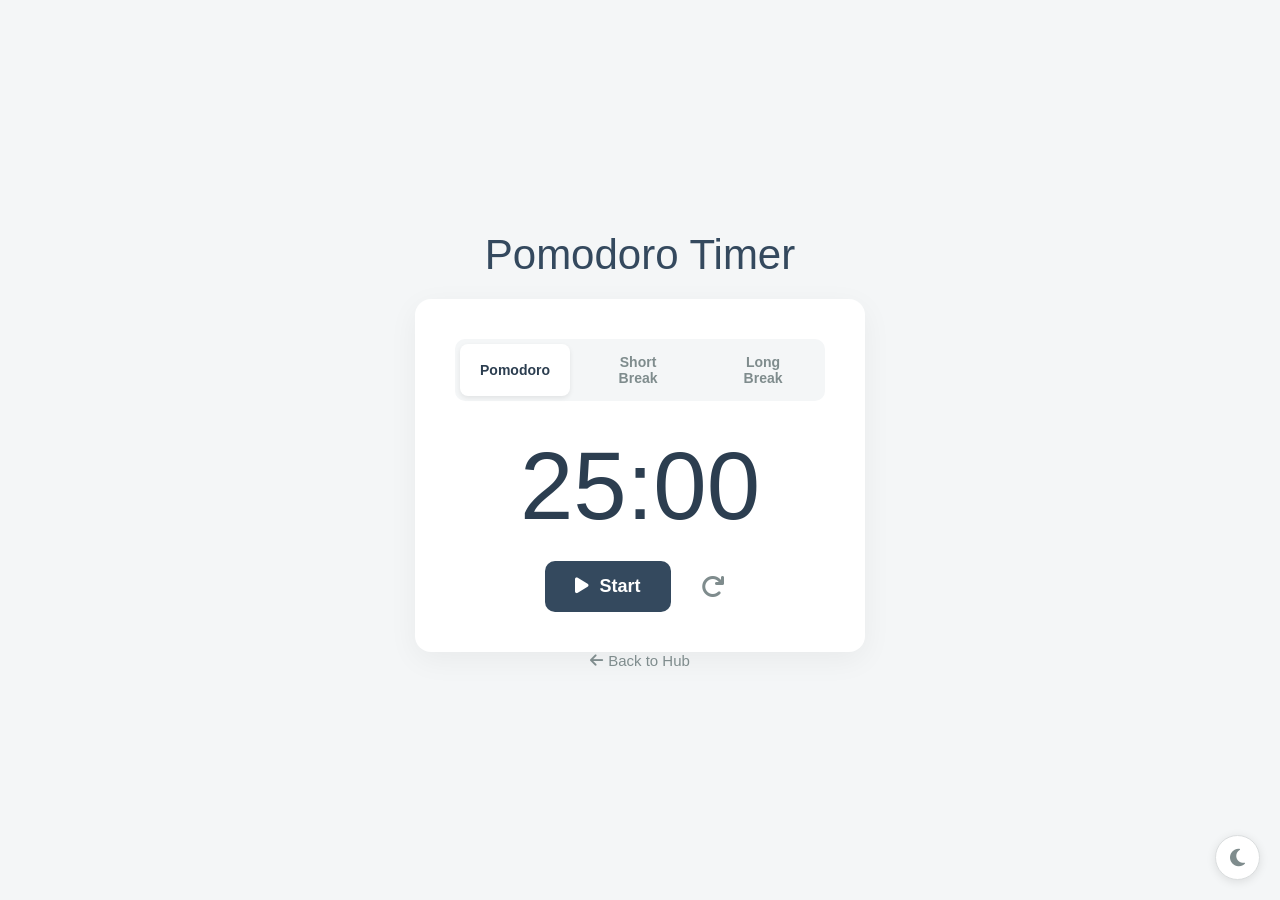
<file: templates/pomodoro.html>
<!DOCTYPE html>
<html lang="de">
<head>
    <meta charset="UTF-8">
    <meta name="viewport" content="width=device-width, initial-scale=1.0">
    <title>Pomodoro Timer</title>
    <link rel="stylesheet" href="https://cdnjs.cloudflare.com/ajax/libs/font-awesome/6.1.1/css/all.min.css">
    <style>
        :root {
            --primary: #34495e;
            --light-bg: #f4f6f7;
            --widget-bg: #ffffff;
            --border: #daddde;
            --text: #2c3e50;
            --text-muted: #7f8c8d;
            --break-bg: #f0f9f4;
            --break-accent: #2ecc71;
        }
        html.dark-mode {
            --primary: #95a5a6;
            --light-bg: #2c3e50;
            --widget-bg: #34495e;
            --border: #4a627a;
            --text: #ecf0f1;
            --text-muted: #95a5a6;
            --break-bg: #2d4237;
            --break-accent: #2ecc71;
        }
        * { box-sizing: border-box; margin: 0; padding: 0; font-family: -apple-system, BlinkMacSystemFont, 'Segoe UI', Roboto, Helvetica, Arial, sans-serif; }
        body { color: var(--text); background-color: var(--light-bg); display: flex; flex-direction: column; justify-content: center; align-items: center; min-height: 100vh; transition: background-color 0.5s ease, color 0.5s ease; }
        body.break-active { background-color: var(--break-bg); }
        .container { max-width: 900px; margin: auto; padding: 40px 20px; text-align: center; width: 100%; }
        h1 { margin-bottom: 20px; color: var(--primary); font-weight: 300; font-size: 42px; }
        .pomodoro-widget { background-color: var(--widget-bg); border-radius: 16px; box-shadow: 0 8px 30px rgba(0,0,0, 0.05); padding: 40px; max-width: 450px; width: 100%; margin: 0 auto; display: flex; flex-direction: column; align-items: center; }
        .mode-buttons { display: flex; gap: 10px; background-color: var(--light-bg); padding: 5px; border-radius: 10px; margin-bottom: 30px; }
        .mode-btn { background: none; border: none; padding: 10px 20px; border-radius: 8px; font-size: 14px; font-weight: 600; color: var(--text-muted); cursor: pointer; transition: all 0.2s ease; -webkit-tap-highlight-color: transparent; }
        .mode-btn.active { background-color: var(--widget-bg); color: var(--text); box-shadow: 0 2px 5px rgba(0,0,0,0.08); }
        #timer-display { font-size: 96px; font-weight: 200; margin-bottom: 20px; color: var(--text); }
        .controls { display: flex; gap: 20px; align-items: center; }
        .control-btn { background-color: var(--primary); color: var(--widget-bg); border: none; border-radius: 10px; padding: 15px 30px; font-size: 18px; font-weight: 600; cursor: pointer; transition: background-color 0.2s ease; display: flex; align-items: center; gap: 10px; -webkit-tap-highlight-color: transparent; }
        .control-btn:hover { background-color: #516a83; }
        html.dark-mode .control-btn:hover { background-color: #bdc3c7; }
        #reset-btn { background: none; color: var(--text-muted); font-size: 24px; padding: 10px; } #reset-btn:hover { color: var(--text); }
        .back-to-hub { margin-top: 40px; color: var(--text-muted); text-decoration: none; font-size: 15px; transition: color 0.2s ease; } .back-to-hub:hover { color: var(--primary); text-decoration: underline; } .back-to-hub i { margin-right: 5px; }
        .theme-toggle-btn { position: fixed; bottom: 20px; right: 20px; background-color: var(--widget-bg); color: var(--text-muted); border: 1px solid var(--border); width: 45px; height: 45px; border-radius: 50%; font-size: 20px; cursor: pointer; display: flex; justify-content: center; align-items: center; box-shadow: 0 2px 10px rgba(0,0,0,0.1); z-index: 1200; -webkit-tap-highlight-color: transparent; }
        .theme-toggle-btn .fa-sun { display: none; } html.dark-mode .theme-toggle-btn .fa-sun { display: block; } html.dark-mode .theme-toggle-btn .fa-moon { display: none; }
    </style>
    <script>
        (function() { const theme = localStorage.getItem('theme'); if (theme === 'dark' || (!theme && window.matchMedia('(prefers-color-scheme: dark)').matches)) { document.documentElement.classList.add('dark-mode'); } })();
    </script>
</head>
<body>
    <div class="container">
        <h1>Pomodoro Timer</h1>
        <div class="pomodoro-widget">
            <div class="mode-buttons">
                <button class="mode-btn active" data-mode="work">Pomodoro</button>
                <button class="mode-btn" data-mode="shortBreak">Short Break</button>
                <button class="mode-btn" data-mode="longBreak">Long Break</button>
            </div>
            <div id="timer-display">25:00</div>
            <div class="controls">
                <button class="control-btn" id="start-pause-btn"><i class="fas fa-play"></i><span>Start</span></button>
                <button class="control-btn" id="reset-btn" aria-label="Reset Timer"><i class="fas fa-redo"></i></button>
            </div>
        </div>
        <a href="/" class="back-to-hub"><i class="fas fa-arrow-left"></i>Back to Hub</a>
    </div>
    <audio id="alarm-sound" src="https://cdn.freesound.org/previews/215/215783_3242779-lq.mp3" preload="auto"></audio>
    <button class="theme-toggle-btn" id="theme-toggle" aria-label="Toggle theme"><i class="fas fa-moon"></i><i class="fas fa-sun"></i></button>
    <script>
        // JS is identical to previous version, no changes needed for theme logic
        document.addEventListener('DOMContentLoaded', () => {
            const themeToggleBtn = document.getElementById('theme-toggle'); themeToggleBtn.addEventListener('click', () => { document.documentElement.classList.toggle('dark-mode'); localStorage.setItem('theme', document.documentElement.classList.contains('dark-mode') ? 'dark' : 'light'); });
            const timerDisplay = document.getElementById('timer-display'); const startPauseBtn = document.getElementById('start-pause-btn'); const resetBtn = document.getElementById('reset-btn'); const modeButtons = document.querySelectorAll('.mode-btn'); const alarmSound = document.getElementById('alarm-sound'); const body = document.body;
            const pomodoroDurations = { work: 25 * 60, shortBreak: 5 * 60, longBreak: 15 * 60, }; let timerId = null; let isRunning = false; let currentMode = 'work'; let timeRemaining = pomodoroDurations.work;
            function updateDisplay() { const minutes = Math.floor(timeRemaining / 60).toString().padStart(2, '0'); const seconds = (timeRemaining % 60).toString().padStart(2, '0'); const timeString = `${minutes}:${seconds}`; timerDisplay.textContent = timeString; document.title = `${timeString} - Pomodoro`; }
            function switchMode(mode) { currentMode = mode; timeRemaining = pomodoroDurations[mode]; modeButtons.forEach(btn => { btn.classList.toggle('active', btn.dataset.mode === mode); }); body.classList.toggle('break-active', mode.includes('Break')); resetTimer(); }
            function startTimer() { if (isRunning) return; isRunning = true; startPauseBtn.innerHTML = '<i class="fas fa-pause"></i><span>Pause</span>'; timerId = setInterval(() => { timeRemaining--; updateDisplay(); if (timeRemaining <= 0) { clearInterval(timerId); alarmSound.play(); if (currentMode === 'work') { switchMode('shortBreak'); } else { switchMode('work'); } } }, 1000); }
            function pauseTimer() { if (!isRunning) return; isRunning = false; clearInterval(timerId); startPauseBtn.innerHTML = '<i class="fas fa-play"></i><span>Start</span>'; }
            function resetTimer() { pauseTimer(); timeRemaining = pomodoroDurations[currentMode]; updateDisplay(); }
            startPauseBtn.addEventListener('click', () => { if (isRunning) { pauseTimer(); } else { startTimer(); } }); resetBtn.addEventListener('click', resetTimer);
            modeButtons.forEach(button => { button.addEventListener('click', () => { switchMode(button.dataset.mode); }); }); updateDisplay();
        });
    </script>
</body>
</html>
</file>
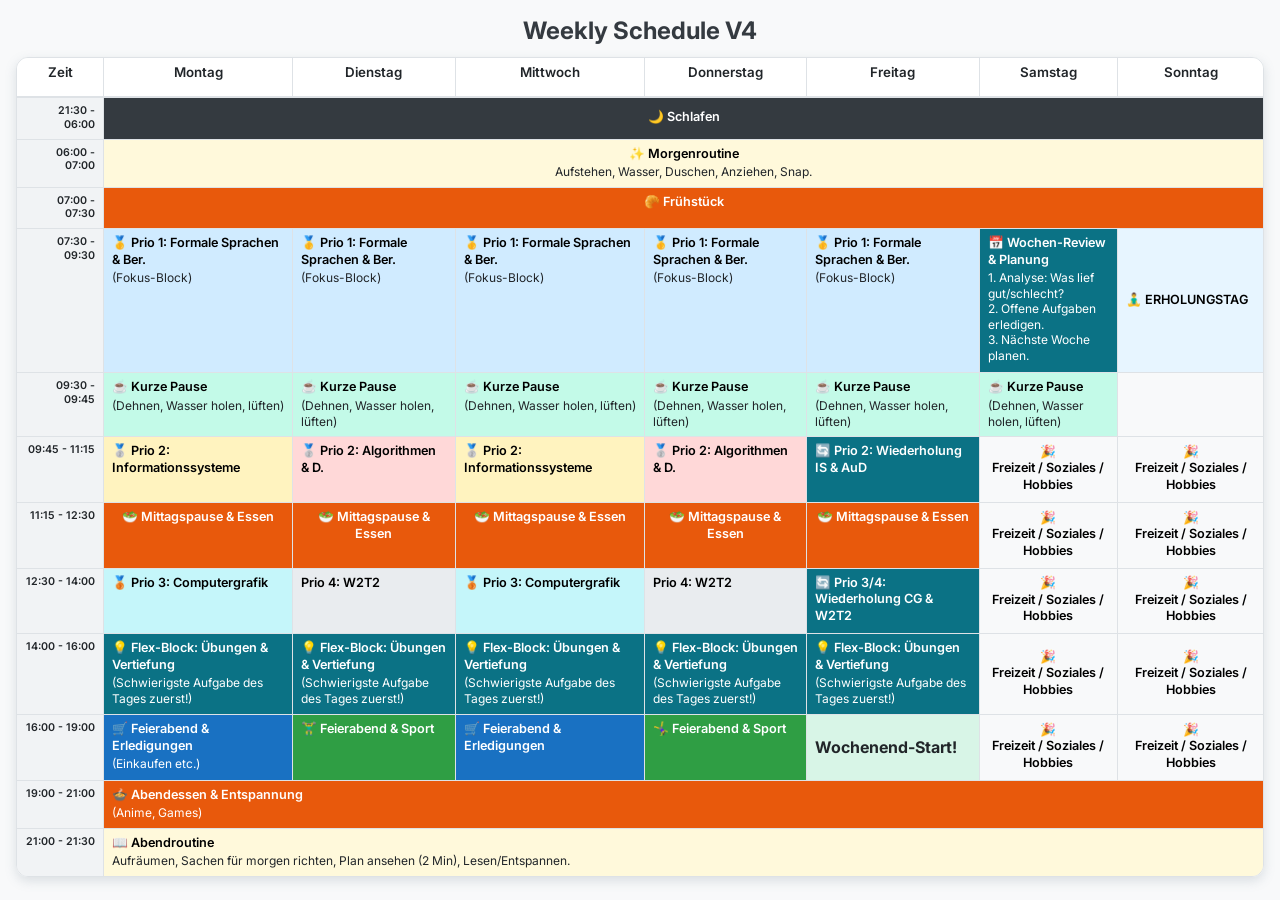
<file: templates/weekly_planner.html>
<!DOCTYPE html>
<html lang="de-DE">
<head>
    <meta charset="UTF-8">
    <meta name="viewport" content="width=device-width, initial-scale=1.0">
    <title>Wochenplan V4 - Optimiert</title>
    
    <link rel="preconnect" href="https://fonts.googleapis.com">
    <link rel="preconnect" href="https://fonts.gstatic.com" crossorigin>
    <link href="https://fonts.googleapis.com/css2?family=Inter:wght@400;600;700&display=swap" rel="stylesheet">

<style>
    /* --- General & Layout --- */
    :root {
        /* Base Colors */
        --border-color: #dee2e6;
        --shadow-color: rgba(101, 119, 134, 0.2);
        --shadow-hover-color: rgba(101, 119, 134, 0.4);
        --text-light: #ffffff;
        --text-dark: #212529;

        /* --- NEW High-Contrast Activity Palette --- */
        --color-sleep: #343a40;      /* Dark Gray - Good for Rest */
        --color-routine: #fff9db;    /* Light Yellow */
        --color-meal: #E8590C;       /* Rich, warm orange */
        --color-break: #c3fae8;      /* Light Mint Green */
        --color-review: #0B7285;     /* Deep Teal */
        --color-sport: #2F9E44;      /* Rich Green */
        --color-errands: #1971C2;    /* Strong Blue */
        --color-freetime-text: #495057; /* Darker grey text for freetime */
    }

    * { margin: 0; padding: 0; box-sizing: border-box; }

    body {
        font-family: 'Inter', 'Liberation Sans', Arial, sans-serif;
        background-color: #f8f9fa;
        color: var(--text-dark);
        padding: 1rem;
        height: 100vh;
        overflow: hidden;
    }
    
    h1 {
        text-align: center;
        margin-bottom: 0.75rem;
        color: #343a40;
        font-weight: 700;
        font-size: 1.5rem;
    }

    table {
        width: 100%;
        height: calc(100vh - 5rem);
        border-collapse: separate; /* Changed for border-radius */
        border-spacing: 0;
        border: 1px solid var(--border-color);
        border-radius: 12px;
        overflow: hidden; /* Clips children to the border-radius */
        box-shadow: 0 4px 12px var(--shadow-color);
    }

    td, th {
        vertical-align: top;
        font-size: 9pt;
        border-bottom: 1px solid var(--border-color);
        border-right: 1px solid var(--border-color);
        padding: 6px 8px;
        transition: transform 0.2s ease-in-out, box-shadow 0.2s ease-in-out;
    }
    
    td:hover {
        transform: translateY(-2px);
        box-shadow: 0 6px 16px var(--shadow-hover-color);
        z-index: 10;
        position: relative;
    }

    th:last-child, td:last-child { border-right: none; }
    tbody tr:last-child td { border-bottom: none; }

    p { white-space: normal; line-height: 1.3; }
    p b { font-weight: 600; display: block; margin-bottom: 2px; font-size: 9.5pt; color: #000; }
    
    /* --- Header & Time Column --- */
    thead th {
        position: -webkit-sticky; /* For Safari */
        position: sticky;
        top: 0;
        z-index: 20;
        font-weight: 600;
        text-align: center;
        background-color: #ffffff;
        border-bottom: 2px solid var(--border-color);
        font-size: 10pt;
        height: 40px;
    }

    .time-cell {
        text-align: right;
        font-weight: 600;
        background-color: #f1f3f5;
        font-size: 8pt;
        width: 7%;
    }
    .time-cell:hover {
        transform: none; /* Disable hover effect for time cells */
        box-shadow: none;
    }
    
    /* --- Activity Type Styles (Using NEW Palette) --- */
    .cell-sleep { background-color: var(--color-sleep); }
    .cell-routine { background-color: var(--color-routine); }
    .cell-meal { background-color: var(--color-meal); }
    .cell-break { background-color: var(--color-break); }
    .cell-review { background-color: var(--color-review); }
    .cell-sport { background-color: var(--color-sport); }
    .cell-errands { background-color: var(--color-errands); }
    .cell-freetime { background-color:#f8f9fa; color: var(--color-freetime-text); text-align: center; }
    
    /* Utility class for light text on dark backgrounds */
    .text-light { color: var(--text-light); }
    .text-light p b { color: var(--text-light); }
    
    /* Subject Specific Styles (Pastels with good contrast - no change needed) */
    .cell-p1-fsb { background-color: #d0ebff; } /* Prio 1 */
    .cell-p2-is { background-color: #fff3bf; }  /* Prio 2a */
    .cell-p2-aud { background-color: #ffd8d8; } /* Prio 2b */
    .cell-p3-cg { background-color: #c5f6fa; }  /* Prio 3 */
    .cell-p4-w2t2 { background-color: #e9ecef; } /* Prio 4 */

    /* Special Cell Styling */
    .erholungstag { vertical-align: middle; font-size: 1.1rem; font-weight: 700; background-color: #e7f5ff; }
    .wochenend-start { font-weight:bold; vertical-align:middle; font-size: 1rem; background-color: #d8f5e7; }

    /* --- Mobile & Responsive Design --- */
    @media screen and (max-width: 768px) {
        body { 
            padding: 0.5rem;
            overflow: hidden;
            height: 100vh;
            display: flex;
            flex-direction: column;
        }
        h1 { font-size: 1.1rem; margin-bottom: 0.5rem; text-align: center; flex-shrink: 0; }
        .mobile-nav { display: flex; justify-content: center; margin-bottom: 0.5rem; gap: 0.5rem; flex-wrap: wrap; flex-shrink: 0; }
        .day-btn { padding: 0.4rem 0.8rem; border: 2px solid var(--border-color); background: white; border-radius: 8px; cursor: pointer; font-size: 0.85rem; font-weight: 600; transition: all 0.2s ease; }
        .day-btn.active { background: #007bff; color: white; border-color: #007bff; }
        .day-btn:hover { background: #f8f9fa; }
        .day-btn.active:hover { background: #0056b3; }
        
        table { flex: 1; min-height: 0; border-radius: 8px; overflow: hidden; display: flex; flex-direction: column; }
        table thead { flex-shrink: 0; display: block; position: sticky; top: 0; z-index: 20; background: white; }
        
        /* --- MODIFICATION 1 --- */
        table tbody { 
            flex: 1; 
            overflow-y: auto; 
            display: flex; /* Changed from 'block' */
            flex-direction: column; /* Added */
        }
        
        /* --- MODIFICATION 2 --- */
        table tr { 
            display: flex; 
            width: 100%; 
            flex: 1; /* Added to make rows fill available space */
        }

        .time-cell { width: 25%; font-size: 0.75rem; }
        .day-column { display: none; } /* Hide all day columns initially */
        .day-column.active { display: table-cell; width: 75%; } /* Show only active day */
        .day-column[data-day="all"] { display: table-cell !important; width: 75%; } /* Always show 'all' columns */
        td, th { padding: 0.5rem; font-size: 0.8rem; }
        p { line-height: 1.2; }
        p b { font-size: 0.85rem; margin-bottom: 0.25rem; }
        thead th { font-size: 0.9rem; height: auto; padding: 0.75rem 0.5rem; }
        .erholungstag, .wochenend-start { font-size: 0.9rem; }
        td:hover { transform: none; box-shadow: none; }
    }

    @media screen and (min-width: 769px) and (max-height: 800px) {
        body { padding: 0.5rem; }
        h1 { font-size: 1.25rem; margin-bottom: 0.5rem; }
        table { height: calc(100vh - 3.5rem); }
        td, th { padding: 4px 6px; font-size: 8pt; }
        p b { font-size: 8.5pt; margin-bottom: 1px; }
        .time-cell { font-size: 7pt; }
        thead th { font-size: 9pt; height: 35px; }
        .erholungstag { font-size: 1rem; }
        .wochenend-start { font-size: 0.9rem; }
        .mobile-nav { display: none; }
    }

    @media screen and (max-height: 700px) {
        body { padding: 0.25rem; }
        h1 { font-size: 1.1rem; margin-bottom: 0.25rem; }
        table { height: calc(100vh - 2.5rem); }
        td, th { padding: 3px 4px; font-size: 7pt; }
        p { line-height: 1.2; }
        p b { font-size: 7.5pt; }
        .time-cell { font-size: 6pt; }
        thead th { font-size: 8pt; height: 30px; }
        .erholungstag { font-size: 0.9rem; }
        .wochenend-start { font-size: 0.8rem; }
        .mobile-nav { display: none; }
    }
    
    @media screen and (min-width: 769px) {
        .mobile-nav { display: none; }
    }
</style>
</head>

<body>

<h1>Weekly Schedule V4</h1>

<!-- Mobile Navigation - only visible on mobile -->
<div class="mobile-nav">
    <button class="day-btn" data-day="1">Mo</button>
    <button class="day-btn" data-day="2">Di</button>
    <button class="day-btn" data-day="3">Mi</button>
    <button class="day-btn" data-day="4">Do</button>
    <button class="day-btn" data-day="5">Fr</button>
    <button class="day-btn" data-day="6">Sa</button>
    <button class="day-btn" data-day="0">So</button>
</div>

<table>
    <thead>
        <tr>
            <th class="header-cell">Zeit</th>
            <th class="header-cell day-column" data-day="1">Montag</th>
            <th class="header-cell day-column" data-day="2">Dienstag</th>
            <th class="header-cell day-column" data-day="3">Mittwoch</th>
            <th class="header-cell day-column" data-day="4">Donnerstag</th>
            <th class="header-cell day-column" data-day="5">Freitag</th>
            <th class="header-cell day-column" data-day="6">Samstag</th>
            <th class="header-cell day-column" data-day="0">Sonntag</th>
        </tr>
    </thead>
    <tbody>
        <tr>
            <td class="time-cell"><p>21:30 - 06:00</p></td>
            <td colspan="7" class="cell-sleep text-light day-column" data-day="all" style="text-align: center; vertical-align: middle;"><p><b>🌙 Schlafen</b></p></td>
        </tr>
        <tr>
            <td class="time-cell"><p>06:00 - 07:00</p></td>
            <td colspan="7" class="cell-routine day-column" data-day="all" style="text-align: center; vertical-align: middle;"><p><b>✨ Morgenroutine</b>Aufstehen, Wasser, Duschen, Anziehen, Snap.</p></td>

        </tr>
        <tr>
            <td class="time-cell"><p>07:00 - 07:30</p></td>
            <td colspan="7" class="cell-meal text-light day-column" data-day="all" style="text-align:center;"><p><b>🥐 Frühstück</b></p></td>
        </tr>
        <tr>
            <td class="time-cell"><p>07:30 - 09:30</p></td>
            <td class="cell-p1-fsb day-column" data-day="1"><p><b>🥇 Prio 1: Formale Sprachen & Ber.</b>(Fokus-Block)</p></td>
            <td class="cell-p1-fsb day-column" data-day="2"><p><b>🥇 Prio 1: Formale Sprachen & Ber.</b>(Fokus-Block)</p></td>
            <td class="cell-p1-fsb day-column" data-day="3"><p><b>🥇 Prio 1: Formale Sprachen & Ber.</b>(Fokus-Block)</p></td>
            <td class="cell-p1-fsb day-column" data-day="4"><p><b>🥇 Prio 1: Formale Sprachen & Ber.</b>(Fokus-Block)</p></td>
            <td class="cell-p1-fsb day-column" data-day="5"><p><b>🥇 Prio 1: Formale Sprachen & Ber.</b>(Fokus-Block)</p></td>
            <td class="cell-review text-light day-column" data-day="6"><p><b>📅 Wochen-Review & Planung</b>1. Analyse: Was lief gut/schlecht?<br/>2. Offene Aufgaben erledigen.<br/>3. Nächste Woche planen.</p></td>
            <td class="erholungstag day-column" data-day="0"><p><b>🧘‍♂️ ERHOLUNGSTAG</b></p></td>
        </tr>
        <tr>
            <td class="time-cell"><p>09:30 - 09:45</p></td>
            <td class="cell-break day-column" data-day="1"><p><b>☕ Kurze Pause</b>(Dehnen, Wasser holen, lüften)</p></td>
            <td class="cell-break day-column" data-day="2"><p><b>☕ Kurze Pause</b>(Dehnen, Wasser holen, lüften)</p></td>
            <td class="cell-break day-column" data-day="3"><p><b>☕ Kurze Pause</b>(Dehnen, Wasser holen, lüften)</p></td>
            <td class="cell-break day-column" data-day="4"><p><b>☕ Kurze Pause</b>(Dehnen, Wasser holen, lüften)</p></td>
            <td class="cell-break day-column" data-day="5"><p><b>☕ Kurze Pause</b>(Dehnen, Wasser holen, lüften)</p></td>
            <td class="cell-break day-column" data-day="6"><p><b>☕ Kurze Pause</b>(Dehnen, Wasser holen, lüften)</p></td>
            <td class="cell-freetime day-column" data-day="0"></td>
        </tr>
        <tr>
            <td class="time-cell"><p>09:45 - 11:15</p></td>
            <td class="cell-p2-is day-column" data-day="1"><p><b>🥈 Prio 2: Informationssysteme</b></p></td>
            <td class="cell-p2-aud day-column" data-day="2"><p><b>🥈 Prio 2: Algorithmen & D.</b></p></td>
            <td class="cell-p2-is day-column" data-day="3"><p><b>🥈 Prio 2: Informationssysteme</b></p></td>
            <td class="cell-p2-aud day-column" data-day="4"><p><b>🥈 Prio 2: Algorithmen & D.</b></p></td>
            <td class="cell-review text-light day-column" data-day="5"><p><b>🔄 Prio 2: Wiederholung IS & AuD</b></p></td>
            <td class="cell-freetime day-column" data-day="6" style="vertical-align: middle; font-size: 1.2rem;"><p><b>🎉<br/>Freizeit / Soziales / Hobbies</b></p></td>
            <td class="cell-freetime day-column" data-day="0" style="vertical-align: middle; font-size: 1.2rem;"><p><b>🎉<br/>Freizeit / Soziales / Hobbies</b></p></td>
        </tr>
        <tr>
            <td class="time-cell"><p>11:15 - 12:30</p></td>
            <td class="cell-meal text-light day-column" data-day="1" style="text-align:center;"><p><b>🥗 Mittagspause & Essen</b></p></td>
            <td class="cell-meal text-light day-column" data-day="2" style="text-align:center;"><p><b>🥗 Mittagspause & Essen</b></p></td>
            <td class="cell-meal text-light day-column" data-day="3" style="text-align:center;"><p><b>🥗 Mittagspause & Essen</b></p></td>
            <td class="cell-meal text-light day-column" data-day="4" style="text-align:center;"><p><b>🥗 Mittagspause & Essen</b></p></td>
            <td class="cell-meal text-light day-column" data-day="5" style="text-align:center;"><p><b>🥗 Mittagspause & Essen</b></p></td>
            <td class="cell-freetime day-column" data-day="6" style="vertical-align: middle; font-size: 1.2rem;"><p><b>🎉<br/>Freizeit / Soziales / Hobbies</b></p></td>
            <td class="cell-freetime day-column" data-day="0" style="vertical-align: middle; font-size: 1.2rem;"><p><b>🎉<br/>Freizeit / Soziales / Hobbies</b></p></td>
        </tr>
        <tr>
            <td class="time-cell"><p>12:30 - 14:00</p></td>
            <td class="cell-p3-cg day-column" data-day="1"><p><b>🥉 Prio 3: Computergrafik</b></p></td>
            <td class="cell-p4-w2t2 day-column" data-day="2"><p><b>Prio 4: W2T2</b></p></td>
            <td class="cell-p3-cg day-column" data-day="3"><p><b>🥉 Prio 3: Computergrafik</b></p></td>
            <td class="cell-p4-w2t2 day-column" data-day="4"><p><b>Prio 4: W2T2</b></p></td>
            <td class="cell-review text-light day-column" data-day="5"><p><b>🔄 Prio 3/4: Wiederholung CG & W2T2</b></p></td>
            <td class="cell-freetime day-column" data-day="6" style="vertical-align: middle; font-size: 1.2rem;"><p><b>🎉<br/>Freizeit / Soziales / Hobbies</b></p></td>
            <td class="cell-freetime day-column" data-day="0" style="vertical-align: middle; font-size: 1.2rem;"><p><b>🎉<br/>Freizeit / Soziales / Hobbies</b></p></td>
        </tr>
        <tr>
            <td class="time-cell"><p>14:00 - 16:00</p></td>
            <td class="cell-review text-light day-column" data-day="1"><p><b>💡 Flex-Block: Übungen & Vertiefung</b>(Schwierigste Aufgabe des Tages zuerst!)</p></td>
            <td class="cell-review text-light day-column" data-day="2"><p><b>💡 Flex-Block: Übungen & Vertiefung</b>(Schwierigste Aufgabe des Tages zuerst!)</p></td>
            <td class="cell-review text-light day-column" data-day="3"><p><b>💡 Flex-Block: Übungen & Vertiefung</b>(Schwierigste Aufgabe des Tages zuerst!)</p></td>
            <td class="cell-review text-light day-column" data-day="4"><p><b>💡 Flex-Block: Übungen & Vertiefung</b>(Schwierigste Aufgabe des Tages zuerst!)</p></td>
            <td class="cell-review text-light day-column" data-day="5"><p><b>💡 Flex-Block: Übungen & Vertiefung</b>(Schwierigste Aufgabe des Tages zuerst!)</p></td>
            <td class="cell-freetime day-column" data-day="6" style="vertical-align: middle; font-size: 1.2rem;"><p><b>🎉<br/>Freizeit / Soziales / Hobbies</b></p></td>
            <td class="cell-freetime day-column" data-day="0" style="vertical-align: middle; font-size: 1.2rem;"><p><b>🎉<br/>Freizeit / Soziales / Hobbies</b></p></td>
        </tr>
        <tr>
            <td class="time-cell"><p>16:00 - 19:00</p></td>
            <td class="cell-errands text-light day-column" data-day="1"><p><b>🛒 Feierabend & Erledigungen</b>(Einkaufen etc.)</p></td>
            <td class="cell-sport text-light day-column" data-day="2"><p><b>🏋️‍♂️ Feierabend & Sport</b></p></td>
            <td class="cell-errands text-light day-column" data-day="3"><p><b>🛒 Feierabend & Erledigungen</b></p></td>
            <td class="cell-sport text-light day-column" data-day="4"><p><b>🤸‍♀️ Feierabend & Sport</b></p></td>
            <td class="wochenend-start day-column" data-day="5"><p>Wochenend-Start!</p></td>
            <td class="cell-freetime day-column" data-day="6" style="vertical-align: middle; font-size: 1.2rem;"><p><b>🎉<br/>Freizeit / Soziales / Hobbies</b></p></td>
            <td class="cell-freetime day-column" data-day="0" style="vertical-align: middle; font-size: 1.2rem;"><p><b>🎉<br/>Freizeit / Soziales / Hobbies</b></p></td>
        </tr>
        <tr>
            <td class="time-cell"><p>19:00 - 21:00</p></td>
            <td colspan="7" class="cell-meal text-light day-column" data-day="all"><p><b>🍲 Abendessen & Entspannung</b> (Anime, Games)</p></td>
        </tr>
        <tr>
            <td class="time-cell"><p>21:00 - 21:30</p></td>
            <td colspan="7" class="cell-routine day-column" data-day="all"><p><b>📖 Abendroutine</b>Aufräumen, Sachen für morgen richten, Plan ansehen (2 Min), Lesen/Entspannen.</p></td>
        </tr>
    </tbody>
</table>

<script>
document.addEventListener('DOMContentLoaded', function() {
    // Check if we're on mobile (screen width <= 768px)
    function isMobile() {
        return window.innerWidth <= 768;
    }
    
    // Get current day of week (0 = Sunday, 1 = Monday, etc.)
    function getCurrentDay() {
        return new Date().getDay();
    }
    
    // Show specific day column
    function showDay(dayNumber) {
        if (!isMobile()) return; // Only apply on mobile
        
        // Hide all day columns
        const dayColumns = document.querySelectorAll('.day-column');
        dayColumns.forEach(col => {
            if (col.dataset.day === 'all') {
                col.style.display = 'table-cell'; // Always show "all" columns (meals, sleep, etc.)
            } else {
                col.classList.remove('active');
            }
        });
        
        // Show selected day columns
        const selectedColumns = document.querySelectorAll(`.day-column[data-day="${dayNumber}"]`);
        selectedColumns.forEach(col => {
            col.classList.add('active');
        });
        
        // Update button states
        const dayButtons = document.querySelectorAll('.day-btn');
        dayButtons.forEach(btn => {
            btn.classList.remove('active');
            if (btn.dataset.day === dayNumber.toString()) {
                btn.classList.add('active');
            }
        });
    }
    
    // Initialize mobile view
    function initMobile() {
        if (isMobile()) {
            const currentDay = getCurrentDay();
            showDay(currentDay);
        } else {
            // On desktop, show all columns
            const dayColumns = document.querySelectorAll('.day-column');
            dayColumns.forEach(col => {
                col.style.display = 'table-cell';
                col.classList.remove('active');
            });
        }
    }
    
    // Add click handlers to day buttons
    const dayButtons = document.querySelectorAll('.day-btn');
    dayButtons.forEach(btn => {
        btn.addEventListener('click', function() {
            const dayNumber = parseInt(this.dataset.day);
            showDay(dayNumber);
        });
    });
    
    // Initialize on load
    initMobile();
    
    // Re-initialize on window resize
    window.addEventListener('resize', function() {
        setTimeout(initMobile, 100); // Small delay to ensure resize is complete
    });
});
</script>

</body>
</html>
</file>
